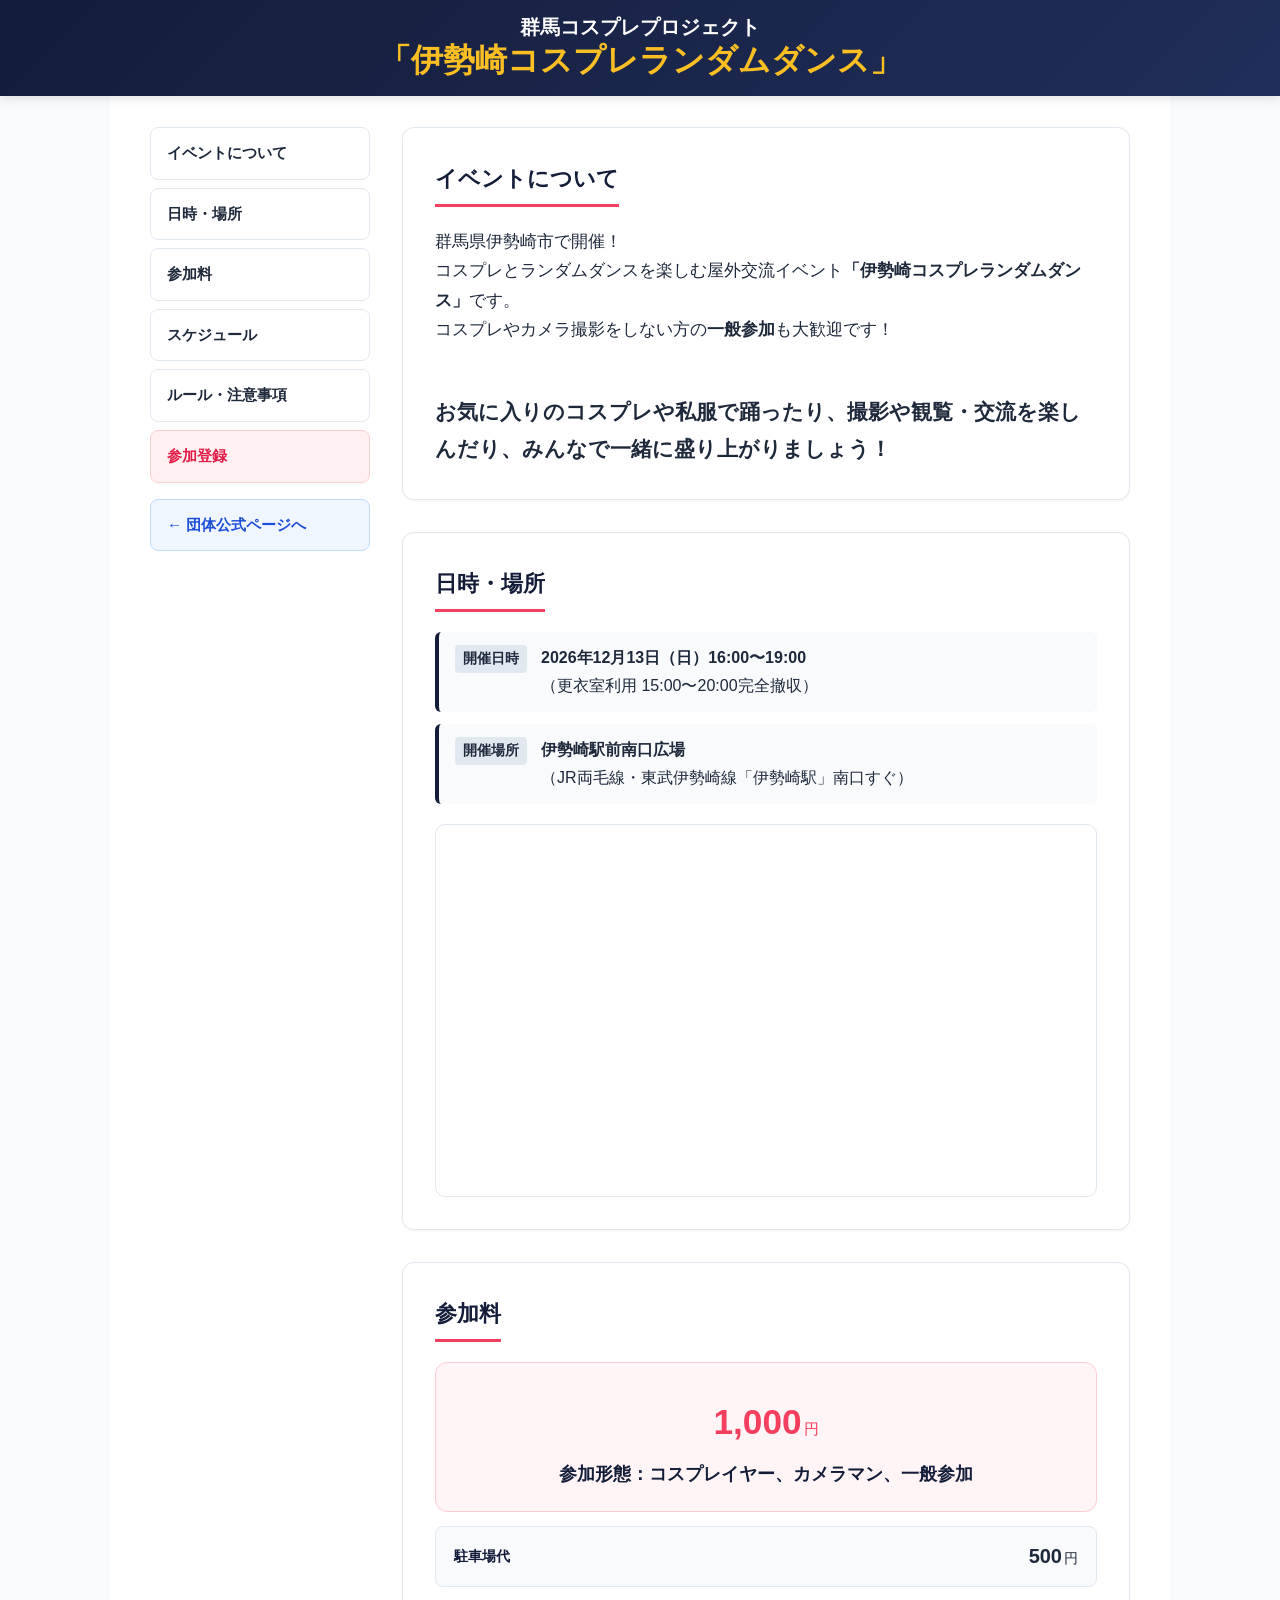
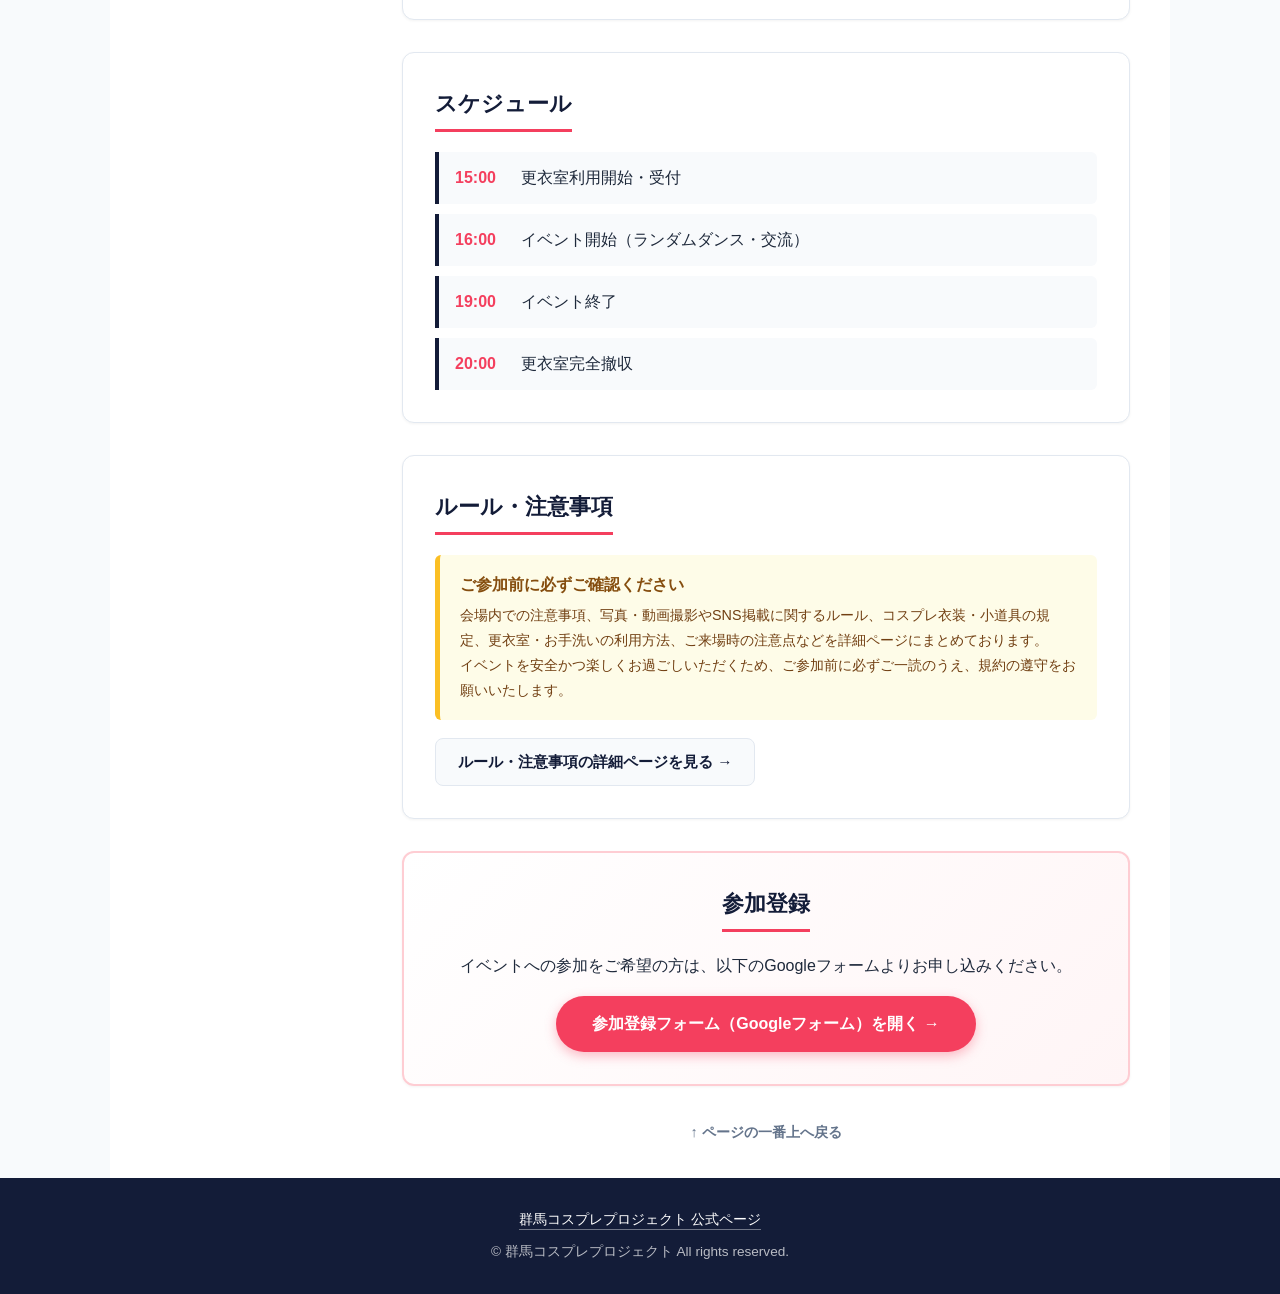
<file: index.html>
<!DOCTYPE html>
<html lang="ja">

<head>
  <meta charset="UTF-8">
  <meta name="viewport" content="width=device-width, initial-scale=1.0">
  <title>伊勢崎コスプレランダムダンス｜ 2026.12.13</title>
  <meta name="description" content="伊勢崎コスプレランダムダンスー2026年12月13日(日)16時開催ー伊勢崎駅前南口広場にてコスプレ・ランダムダンスを楽しむイベントです。">
  <link rel="stylesheet" href="css/style.css">
</head>

<body>
  <header>
    <a href="#" class="header-link" aria-label="ページの一番上へ戻る">
      <h1>群馬コスプレプロジェクト<br> <span class="title-highlight">「伊勢崎コスプレランダムダンス」</span></h1>
    </a>
  </header>

  <div class="layout-container">
    <aside class="sidebar">
      <nav class="side-nav">
        <ul>
          <li><a href="#about">イベントについて</a></li>
          <li><a href="#datetime">日時・場所</a></li>
          <li><a href="#fee">参加料</a></li>
          <li><a href="#schedule">スケジュール</a></li>
          <li><a href="#rules">ルール・注意事項</a></li>
          <li><a href="#registration" class="nav-cta">参加登録</a></li>
          <li class="nav-org"><a href="https://guncos.jp" class="nav-back">&larr; 団体公式ページへ</a></li>
        </ul>
      </nav>
    </aside>

    <main>
      <section id="about">
        <h2>イベントについて</h2>
        <p>
          群馬県伊勢崎市で開催！<br>
          コスプレとランダムダンスを楽しむ屋外交流イベント<strong>「伊勢崎コスプレランダムダンス」</strong>です。<br>
          コスプレやカメラ撮影をしない方の<strong>一般参加</strong>も大歓迎です！
        </p>
        <p>
          お気に入りのコスプレや私服で踊ったり、撮影や観覧・交流を楽しんだり、みんなで一緒に盛り上がりましょう！
        </p>
      </section>

      <section id="datetime">
        <h2>日時・場所</h2>
        <div class="info-list">
          <div class="info-item">
            <span class="info-label">開催日時</span>
            <span class="info-value"><strong>2026年12月13日（日）16:00〜19:00</strong><br>（更衣室利用 15:00〜20:00完全撤収）</span>
          </div>
          <div class="info-item">
            <span class="info-label">開催場所</span>
            <span class="info-value"><strong>伊勢崎駅前南口広場</strong><br>（JR両毛線・東武伊勢崎線「伊勢崎駅」南口すぐ）</span>
          </div>
        </div>

        <div class="map-container">
          <iframe
            src="https://maps.google.com/maps?q=%E4%BC%8A%E5%8B%A2%E5%B4%8E%E9%A7%85%E5%8D%97%E5%8F%A3%E5%BA%83%E5%A0%B4&amp;output=embed"
            style="border:0;" allowfullscreen="" loading="lazy"
            referrerpolicy="no-referrer-when-downgrade">
          </iframe>
        </div>
      </section>

      <section id="fee">
        <h2>参加料</h2>
        <div class="fee-grid">
          <div class="fee-card">
            <div class="fee-price">1,000<span>円</span></div>
            <div class="fee-title">参加形態：コスプレイヤー、カメラマン、一般参加</div>
          </div>
        </div>

        <div class="fee-parking">
          <span class="parking-label">駐車場代</span>
          <div class="parking-price">500<span>円</span></div>
        </div>
      </section>

      <section id="schedule">
        <h2>スケジュール</h2>
        <ul class="schedule-timeline">
          <li>
            <span class="time">15:00</span>
            <span class="event-desc">更衣室利用開始・受付</span>
          </li>
          <li>
            <span class="time">16:00</span>
            <span class="event-desc">イベント開始（ランダムダンス・交流）</span>
          </li>
          <li>
            <span class="time">19:00</span>
            <span class="event-desc">イベント終了</span>
          </li>
          <li>
            <span class="time">20:00</span>
            <span class="event-desc">更衣室完全撤収</span>
          </li>
        </ul>
      </section>

      <section id="rules">
        <h2>ルール・注意事項</h2>
        <div class="notice-box">
          <p class="notice-title">ご参加前に必ずご確認ください</p>
          <p class="notice-desc">
            会場内での注意事項、写真・動画撮影やSNS掲載に関するルール、コスプレ衣装・小道具の規定、更衣室・お手洗いの利用方法、ご来場時の注意点などを詳細ページにまとめております。<br>
            イベントを安全かつ楽しくお過ごしいただくため、ご参加前に必ずご一読のうえ、規約の遵守をお願いいたします。
          </p>
        </div>
        <div class="rules-link-wrap">
          <a href="rules.html" class="btn-sub">ルール・注意事項の詳細ページを見る &rarr;</a>
        </div>
      </section>

      <section id="registration">
        <h2>参加登録</h2>
        <p>イベントへの参加をご希望の方は、以下のGoogleフォームよりお申し込みください。</p>
        <a href="https://forms.gle/2AnqZEnLps5kyzva7" target="_blank" rel="noopener noreferrer" class="btn-register">
          参加登録フォーム（Googleフォーム）を開く &rarr;
        </a>
      </section>

      <p class="back-to-top"><a href="#">&uarr; ページの一番上へ戻る</a></p>
    </main>
  </div>

  <footer>
    <p class="footer-links">
      <a href="https://guncos.jp">群馬コスプレプロジェクト 公式ページ</a>
    </p>
    <p>&copy; 群馬コスプレプロジェクト All rights reserved.</p>
  </footer>
</body>

</html>
</file>
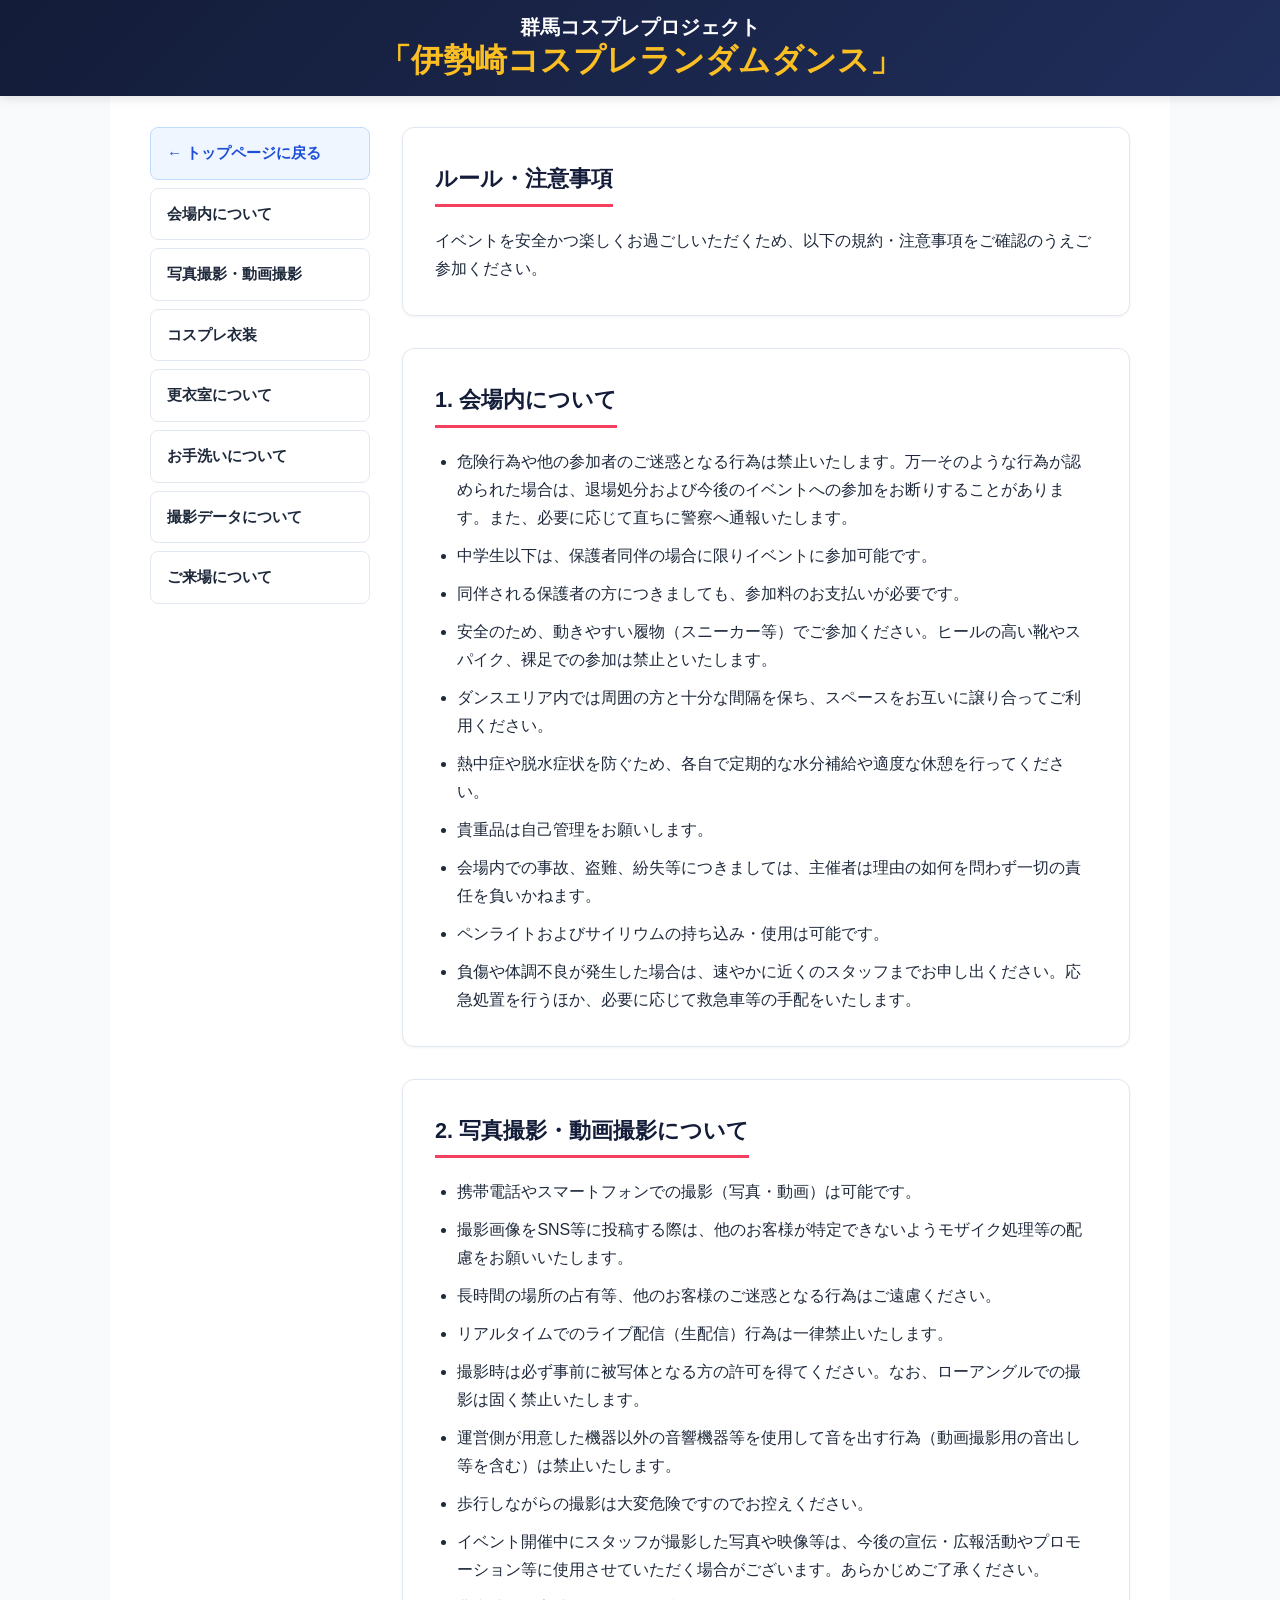
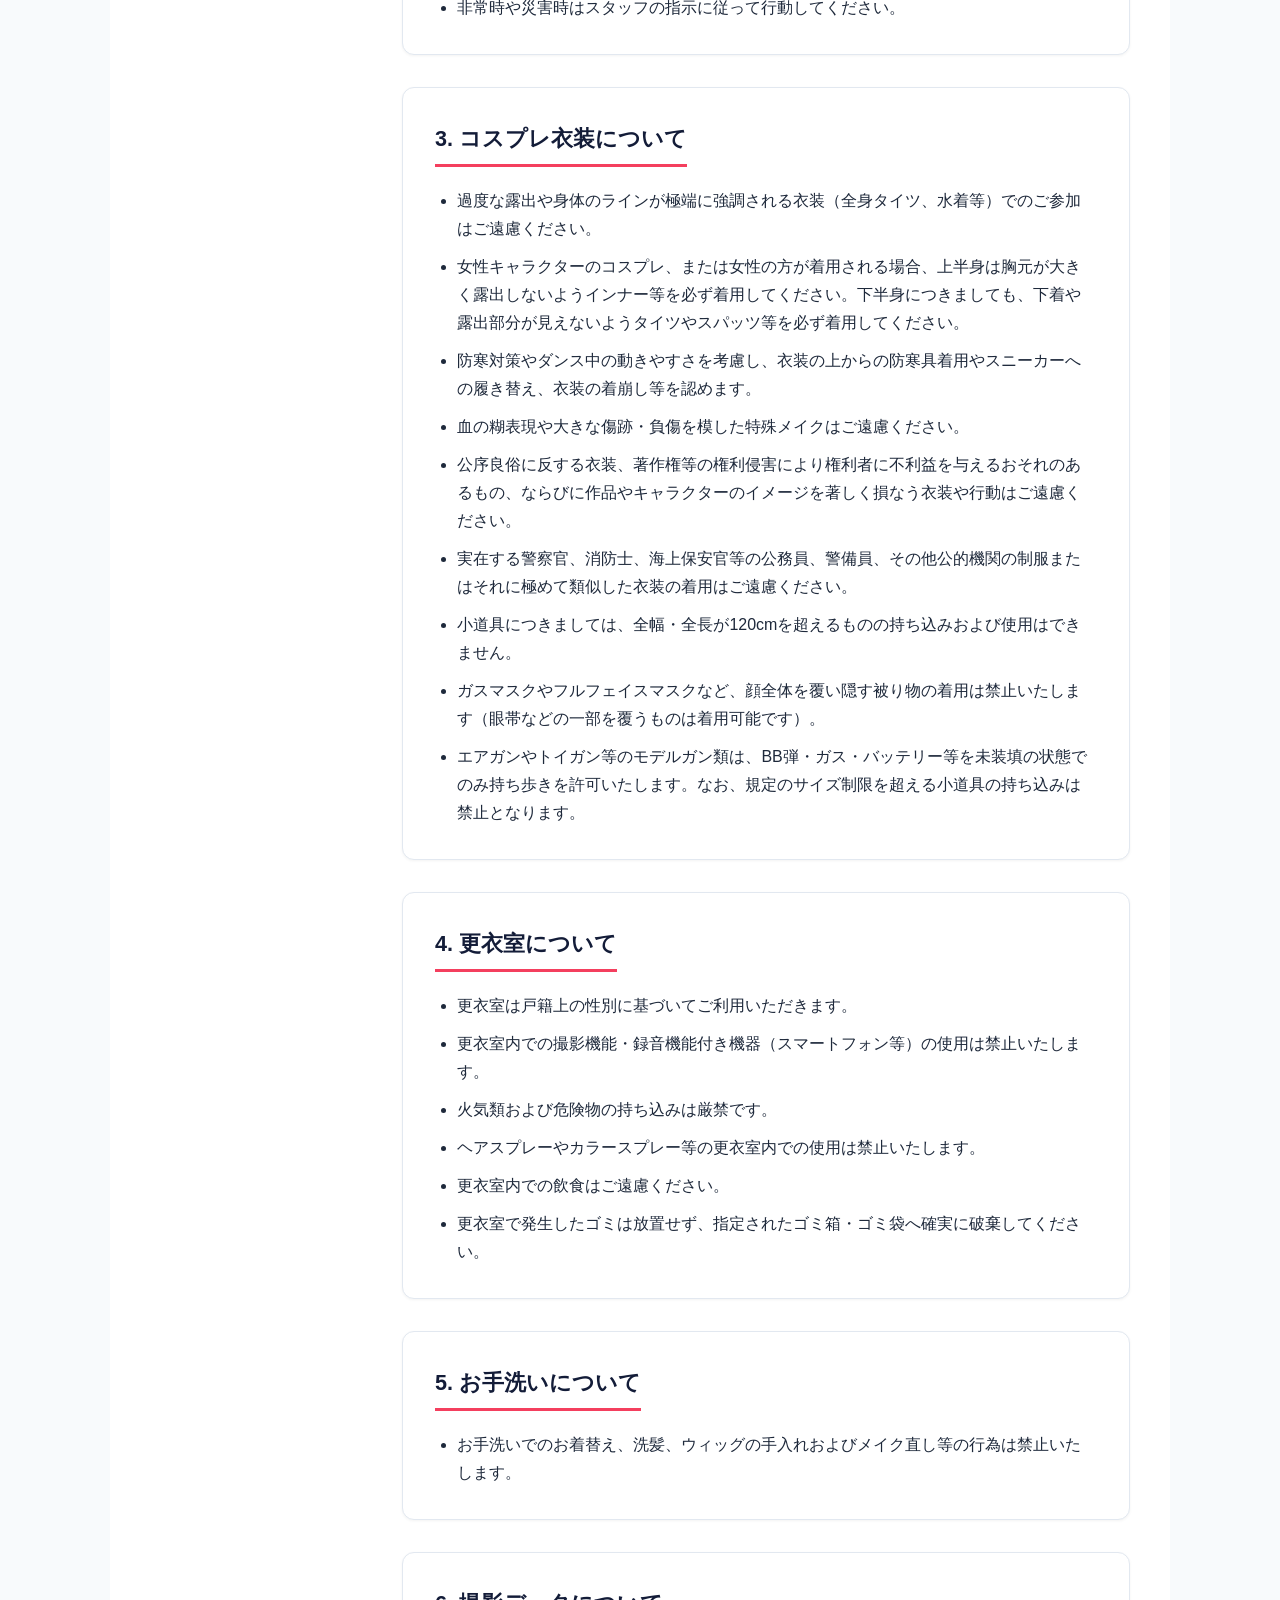
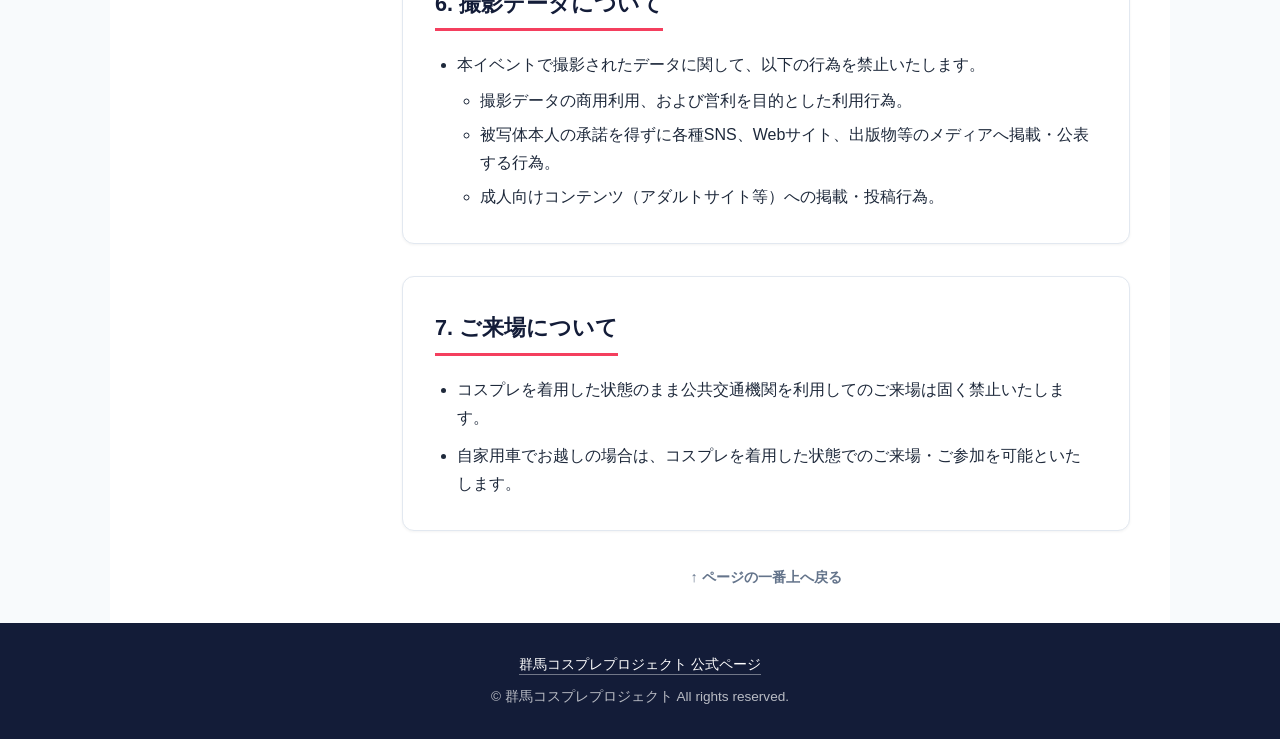
<file: rules.html>
<!DOCTYPE html>
<html lang="ja">

<head>
  <meta charset="UTF-8">
  <meta name="viewport" content="width=device-width, initial-scale=1.0">
  <title>ルール・注意事項 ｜ 伊勢崎コスプレランダムダンス</title>
  <meta name="description" content="伊勢崎コスプレランダムダンスの参加ルール・注意事項ページです。">
  <link rel="stylesheet" href="css/style.css">
</head>

<body>
  <header>
    <a href="#" class="header-link" aria-label="ページの一番上へ戻る">
      <h1>群馬コスプレプロジェクト<br> <span class="title-highlight">「伊勢崎コスプレランダムダンス」</span></h1>
    </a>
  </header>

  <div class="layout-container">
    <aside class="sidebar">
      <nav class="side-nav">
        <ul>
          <li><a href="index.html" class="nav-back">&larr; トップページに戻る</a></li>
          <li><a href="#venue">会場内について</a></li>
          <li><a href="#photography">写真撮影・動画撮影</a></li>
          <li><a href="#cosplay">コスプレ衣装</a></li>
          <li><a href="#changing-room">更衣室について</a></li>
          <li><a href="#restroom">お手洗いについて</a></li>
          <li><a href="#photo-data">撮影データについて</a></li>
          <li><a href="#arrival">ご来場について</a></li>
        </ul>
      </nav>
    </aside>

    <main>
      <section>
        <h2>ルール・注意事項</h2>
        <p>イベントを安全かつ楽しくお過ごしいただくため、以下の規約・注意事項をご確認のうえご参加ください。</p>
      </section>

      <!-- 1. 会場内について -->
      <section id="venue">
        <h2>1. 会場内について</h2>
        <ul class="rules-list">
          <li>危険行為や他の参加者のご迷惑となる行為は禁止いたします。万一そのような行為が認められた場合は、退場処分および今後のイベントへの参加をお断りすることがあります。また、必要に応じて直ちに警察へ通報いたします。</li>
          <li>中学生以下は、保護者同伴の場合に限りイベントに参加可能です。</li>
          <li>同伴される保護者の方につきましても、参加料のお支払いが必要です。</li>
          <li>安全のため、動きやすい履物（スニーカー等）でご参加ください。ヒールの高い靴やスパイク、裸足での参加は禁止といたします。</li>
          <li>ダンスエリア内では周囲の方と十分な間隔を保ち、スペースをお互いに譲り合ってご利用ください。</li>
          <li>熱中症や脱水症状を防ぐため、各自で定期的な水分補給や適度な休憩を行ってください。</li>
          <li>貴重品は自己管理をお願いします。</li>
          <li>会場内での事故、盗難、紛失等につきましては、主催者は理由の如何を問わず一切の責任を負いかねます。</li>
          <li>ペンライトおよびサイリウムの持ち込み・使用は可能です。</li>
          <li>負傷や体調不良が発生した場合は、速やかに近くのスタッフまでお申し出ください。応急処置を行うほか、必要に応じて救急車等の手配をいたします。</li>
        </ul>
      </section>

      <!-- 2. 写真撮影・動画撮影について -->
      <section id="photography">
        <h2>2. 写真撮影・動画撮影について</h2>
        <ul class="rules-list">
          <li>携帯電話やスマートフォンでの撮影（写真・動画）は可能です。</li>
          <li>撮影画像をSNS等に投稿する際は、他のお客様が特定できないようモザイク処理等の配慮をお願いいたします。</li>
          <li>長時間の場所の占有等、他のお客様のご迷惑となる行為はご遠慮ください。</li>
          <li>リアルタイムでのライブ配信（生配信）行為は一律禁止いたします。</li>
          <li>撮影時は必ず事前に被写体となる方の許可を得てください。なお、ローアングルでの撮影は固く禁止いたします。</li>
          <li>運営側が用意した機器以外の音響機器等を使用して音を出す行為（動画撮影用の音出し等を含む）は禁止いたします。</li>
          <li>歩行しながらの撮影は大変危険ですのでお控えください。</li>
          <li>イベント開催中にスタッフが撮影した写真や映像等は、今後の宣伝・広報活動やプロモーション等に使用させていただく場合がございます。あらかじめご了承ください。</li>
          <li>非常時や災害時はスタッフの指示に従って行動してください。</li>
        </ul>
      </section>

      <!-- 3. コスプレ衣装について -->
      <section id="cosplay">
        <h2>3. コスプレ衣装について</h2>
        <ul class="rules-list">
          <li>過度な露出や身体のラインが極端に強調される衣装（全身タイツ、水着等）でのご参加はご遠慮ください。</li>
          <li>女性キャラクターのコスプレ、または女性の方が着用される場合、上半身は胸元が大きく露出しないようインナー等を必ず着用してください。下半身につきましても、下着や露出部分が見えないようタイツやスパッツ等を必ず着用してください。</li>
          <li>防寒対策やダンス中の動きやすさを考慮し、衣装の上からの防寒具着用やスニーカーへの履き替え、衣装の着崩し等を認めます。</li>
          <li>血の糊表現や大きな傷跡・負傷を模した特殊メイクはご遠慮ください。</li>
          <li>公序良俗に反する衣装、著作権等の権利侵害により権利者に不利益を与えるおそれのあるもの、ならびに作品やキャラクターのイメージを著しく損なう衣装や行動はご遠慮ください。</li>
          <li>実在する警察官、消防士、海上保安官等の公務員、警備員、その他公的機関の制服またはそれに極めて類似した衣装の着用はご遠慮ください。</li>
          <li>小道具につきましては、全幅・全長が120cmを超えるものの持ち込みおよび使用はできません。</li>
          <li>ガスマスクやフルフェイスマスクなど、顔全体を覆い隠す被り物の着用は禁止いたします（眼帯などの一部を覆うものは着用可能です）。</li>
          <li>エアガンやトイガン等のモデルガン類は、BB弾・ガス・バッテリー等を未装填の状態でのみ持ち歩きを許可いたします。なお、規定のサイズ制限を超える小道具の持ち込みは禁止となります。</li>
        </ul>
      </section>

      <!-- 4. 更衣室について -->
      <section id="changing-room">
        <h2>4. 更衣室について</h2>
        <ul class="rules-list">
          <li>更衣室は戸籍上の性別に基づいてご利用いただきます。</li>
          <li>更衣室内での撮影機能・録音機能付き機器（スマートフォン等）の使用は禁止いたします。</li>
          <li>火気類および危険物の持ち込みは厳禁です。</li>
          <li>ヘアスプレーやカラースプレー等の更衣室内での使用は禁止いたします。</li>
          <li>更衣室内での飲食はご遠慮ください。</li>
          <li>更衣室で発生したゴミは放置せず、指定されたゴミ箱・ゴミ袋へ確実に破棄してください。</li>
        </ul>
      </section>

      <!-- 5. お手洗いについて -->
      <section id="restroom">
        <h2>5. お手洗いについて</h2>
        <ul class="rules-list">
          <li>お手洗いでのお着替え、洗髪、ウィッグの手入れおよびメイク直し等の行為は禁止いたします。</li>
        </ul>
      </section>

      <!-- 6. 撮影データについて -->
      <section id="photo-data">
        <h2>6. 撮影データについて</h2>
        <ul class="rules-list">
          <li>
            本イベントで撮影されたデータに関して、以下の行為を禁止いたします。
            <ul class="rules-sublist">
              <li>撮影データの商用利用、および営利を目的とした利用行為。</li>
              <li>被写体本人の承諾を得ずに各種SNS、Webサイト、出版物等のメディアへ掲載・公表する行為。</li>
              <li>成人向けコンテンツ（アダルトサイト等）への掲載・投稿行為。</li>
            </ul>
          </li>
        </ul>
      </section>

      <!-- 7. ご来場について -->
      <section id="arrival">
        <h2>7. ご来場について</h2>
        <ul class="rules-list">
          <li>コスプレを着用した状態のまま公共交通機関を利用してのご来場は固く禁止いたします。</li>
          <li>自家用車でお越しの場合は、コスプレを着用した状態でのご来場・ご参加を可能といたします。</li>
        </ul>
      </section>

      <p class="back-to-top"><a href="#">&uarr; ページの一番上へ戻る</a></p>
    </main>
  </div>

  <footer>
    <p class="footer-links">
      <a href="https://guncos.jp">群馬コスプレプロジェクト 公式ページ</a>
    </p>
    <p>&copy; 群馬コスプレプロジェクト All rights reserved.</p>
  </footer>
</body>

</html>
</file>
<file: css/style.css>
@charset "UTF-8";

/* --- カラー & 基本変数 --- */
:root {
  --navy: #131c38;
  --pink: #f43f5e;
  --pink-hover: #e11d48;
  --yellow: #fbbf24;
  --text: #1e293b;
  --muted: #64748b;
  --bg: #f8fafc;
  --card: #ffffff;
  --border: #e2e8f0;
}

/* --- ベースリセット --- */
*, *::before, *::after { box-sizing: border-box; margin: 0; padding: 0; }
html { scroll-behavior: smooth; scroll-padding-top: 80px; }
body {
  font-family: -apple-system, BlinkMacSystemFont, "Segoe UI", Roboto, "Hiragino Sans", sans-serif;
  color: var(--text);
  background: var(--bg);
  line-height: 1.75;
  padding-top: 95px;
}

/* --- 固定ヘッダー（シンプル固定） --- */
header {
  position: fixed;
  top: 0; left: 0; width: 100%;
  z-index: 1000;
  background: linear-gradient(135deg, var(--navy), #202e5b);
  color: #fff;
  text-align: center;
  padding: 14px 20px;
  box-shadow: 0 2px 10px rgba(0, 0, 0, 0.12);
}
.header-link {
  display: block;
  color: inherit;
  text-decoration: none;
}
header h1 {
  font-size: 1.25rem;
  font-weight: 800;
  line-height: 1.3;
}
.title-highlight {
  color: var(--yellow);
  font-size: 2rem;
}

/* --- レイアウト（2カラム） --- */
.layout-container {
  max-width: 1060px;
  margin: 0px auto;
  padding: 32px 40px;
  background: var(--card);
  display: flex;
  gap: 32px;
  align-items: flex-start;
}
.sidebar { width: 220px; flex-shrink: 0; position: sticky; top: 127px; }
.side-nav ul { list-style: none; display: flex; flex-direction: column; gap: 8px; }
.side-nav a {
  display: block;
  padding: 12px 16px;
  color: var(--text);
  text-decoration: none;
  font-weight: bold;
  font-size: 0.95rem;
  background: var(--card);
  border: 1px solid var(--border);
  border-radius: 8px;
  transition: all 0.2s ease;
}
.side-nav a:hover { background: var(--navy); color: #fff; border-color: var(--navy); }
.side-nav a.nav-cta { background: #fff1f2; border-color: #fecdd3; color: var(--pink-hover); }
.side-nav a.nav-cta:hover { background: var(--pink); color: #fff; }
.side-nav a.nav-back { background: #eff6ff; border-color: #bfdbfe; color: #1d4ed8; }
.side-nav a.nav-back:hover { background: #2563eb; border-color: #2563eb; color: #fff; }
.side-nav li.nav-org { margin-top: 8px; }

/* --- メインコンテンツ --- */
main { flex: 1; min-width: 0; display: flex; flex-direction: column; gap: 32px; }
section {
  background: var(--card);
  padding: 32px;
  border-radius: 12px;
  border: 1px solid var(--border);
  box-shadow: 0 1px 3px rgba(0, 0, 0, 0.05);
}
section h2 {
  font-size: 1.35rem;
  color: var(--navy);
  margin-bottom: 20px;
  padding-bottom: 6px;
  border-bottom: 3px solid var(--pink);
  display: inline-block;
}

#about p {
  font-size: 1.05rem;
}
#about p + p {
  margin-top: 50px;
  font-size: 1.3rem;
  font-weight: bold;
}

/* 日時・場所 */
.info-list { display: flex; flex-direction: column; gap: 12px; margin-bottom: 20px; }
.info-item {
  display: flex;
  align-items: baseline;
  gap: 14px;
  padding: 12px 16px;
  background: var(--bg);
  border-left: 4px solid var(--navy);
  border-radius: 6px;
}
.info-label {
  font-size: 0.85rem;
  font-weight: bold;
  background: #e2e8f0;
  padding: 2px 8px;
  border-radius: 4px;
  white-space: nowrap;
}

/* Googleマップ */
.map-container { width: 100%; border-radius: 10px; overflow: hidden; border: 1px solid var(--border); }
.map-container iframe { width: 100%; aspect-ratio: 16 / 9; min-height: 280px; display: block; }

/* 参加料カード */
.fee-grid { display: grid; grid-template-columns: repeat(auto-fit, minmax(220px, 1fr)); gap: 16px; margin-bottom: 14px; }
.fee-card { background: #fff5f6; border: 1.5px solid #fecdd3; border-radius: 12px; padding: 22px 20px; text-align: center; }
.fee-title { font-weight: bold; color: var(--navy); font-size: 1.1rem; }
.fee-price { font-size: 2.2rem; font-weight: 800; color: var(--pink); margin: 6px 0; }
.fee-price span { font-size: 0.95rem; font-weight: normal; margin-left: 2px; }

/* 駐車場（小さめの別枠） */
.fee-parking {
  display: flex;
  align-items: center;
  justify-content: space-between;
  background: var(--bg);
  border: 1px solid var(--border);
  border-radius: 8px;
  padding: 12px 18px;
}
.parking-label { font-weight: bold; font-size: 0.9rem; color: var(--navy); }
.parking-price { font-weight: 800; font-size: 1.25rem; color: var(--text); }
.parking-price span { font-size: 0.85rem; font-weight: normal; margin-left: 2px; }

/* スケジュール */
.schedule-timeline { list-style: none; display: flex; flex-direction: column; gap: 10px; }
.schedule-timeline li {
  display: flex;
  gap: 16px;
  padding: 12px 16px;
  background: var(--bg);
  border-left: 4px solid var(--navy);
  border-radius: 0 6px 6px 0;
}
.schedule-timeline .time { font-weight: 800; color: var(--pink); min-width: 50px; }

/* ルール告知 & 枠 */
.notice-box { background: #fefce8; border-left: 5px solid var(--yellow); border-radius: 6px; padding: 16px 20px; }
.notice-title { font-weight: bold; color: #854d0e; margin-bottom: 4px; }
.notice-desc { font-size: 0.9rem; color: #713f12; }
.rules-link-wrap { margin-top: 18px; }
.btn-sub {
  display: inline-block;
  padding: 10px 22px;
  background: var(--bg);
  border: 1.5px solid var(--border);
  color: var(--navy);
  text-decoration: none;
  font-weight: bold;
  font-size: 0.95rem;
  border-radius: 8px;
  transition: all 0.2s ease;
}
.btn-sub:hover {
  background: var(--navy);
  color: #fff;
  border-color: var(--navy);
}
.rule-placeholder {
  color: var(--muted);
  font-style: italic;
  background: var(--bg);
  padding: 16px;
  border-radius: 8px;
  border: 1px dashed var(--border);
}
.rules-list {
  padding-left: 1.4em;
  display: flex;
  flex-direction: column;
  gap: 10px;
}
.rules-list li {
  line-height: 1.75;
}
.rules-sublist {
  margin-top: 8px;
  padding-left: 1.4em;
  list-style-type: circle;
  display: flex;
  flex-direction: column;
  gap: 6px;
}

/* 参加登録 (CTA) */
#registration { text-align: center; background: linear-gradient(135deg, #fff, #fff5f6); border: 2px solid #fecdd3; }
.btn-register {
  display: inline-block;
  margin-top: 16px;
  background: var(--pink);
  color: #fff;
  text-decoration: none;
  font-weight: bold;
  font-size: 1rem;
  padding: 14px 36px;
  border-radius: 9999px;
  box-shadow: 0 4px 12px rgba(244, 63, 94, 0.35);
  transition: all 0.2s ease;
}
.btn-register:hover { background: var(--pink-hover); transform: translateY(-2px); }

/* ページ上部へ戻る */
.back-to-top { text-align: center; }
.back-to-top a {
  color: var(--muted);
  text-decoration: none;
  font-size: 0.9rem;
  font-weight: bold;
  transition: color 0.2s ease;
}
.back-to-top a:hover { color: var(--navy); text-decoration: underline; }

/* フッター */
footer {
  text-align: center;
  padding: 30px 20px;
  background: var(--navy);
  color: rgba(255, 255, 255, 0.7);
  font-size: 0.85rem;
  margin-top: 0;
}
.footer-links { margin-bottom: 8px; }
.footer-links a {
  color: #fff;
  text-decoration: none;
  border-bottom: 1px solid rgba(255, 255, 255, 0.4);
  padding-bottom: 2px;
  transition: opacity 0.2s ease;
}
.footer-links a:hover { opacity: 0.8; }

/* --- レスポンシブ（スマホ・タブレット） --- */
@media (max-width: 768px) {
  body { padding-top: 85px; }
  header { padding: 12px 14px; }
  header h1 { font-size: 1.05rem; line-height: 1.3; }
  .title-highlight { font-size: 1.15rem; }

  .layout-container { flex-direction: column; margin: 0 auto; padding: 16px; gap: 16px; }
  .sidebar { width: 100%; position: static; }
  .side-nav ul { flex-direction: row; flex-wrap: wrap; gap: 6px; }
  .side-nav li { flex: 1 1 calc(50% - 4px); min-width: 120px; }
  .side-nav li.nav-org { flex: 1 1 100%; margin-top: 4px; }
  .side-nav a { text-align: center; padding: 10px 8px; font-size: 0.85rem; }

  section { padding: 20px 16px; }
  .fee-parking { flex-direction: column; align-items: flex-start; gap: 4px; }
  .info-item { flex-direction: column; gap: 4px; }
  .btn-register { display: block; width: 100%; }
}
</file>
